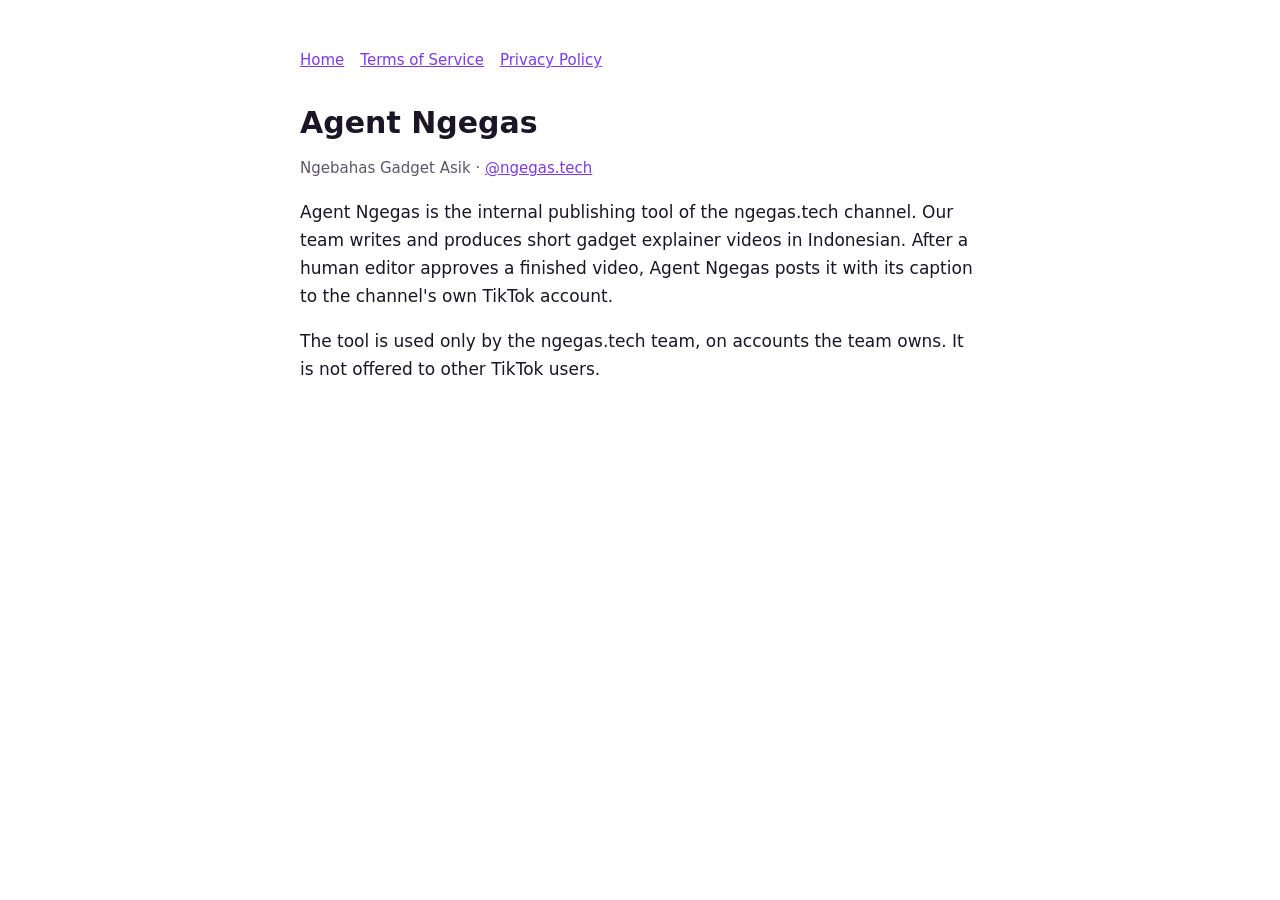
<file: index.html>
<!doctype html>
<html lang="en">
<head>
<meta charset="utf-8">
<meta name="viewport" content="width=device-width, initial-scale=1">
<title>Agent Ngegas</title>
<link rel="stylesheet" href="style.css">
</head>
<body>
<main>
<nav><a href="./">Home</a><a href="terms.html">Terms of Service</a><a href="privacy.html">Privacy Policy</a></nav>
<h1>Agent Ngegas</h1>
<p class="muted">Ngebahas Gadget Asik · <a href="https://www.tiktok.com/@ngegas.tech">@ngegas.tech</a></p>
<p>Agent Ngegas is the internal publishing tool of the ngegas.tech channel. Our team writes and produces short gadget explainer videos in Indonesian. After a human editor approves a finished video, Agent Ngegas posts it with its caption to the channel's own TikTok account.</p>
<p>The tool is used only by the ngegas.tech team, on accounts the team owns. It is not offered to other TikTok users.</p>
</main>
</body>
</html>
</file>
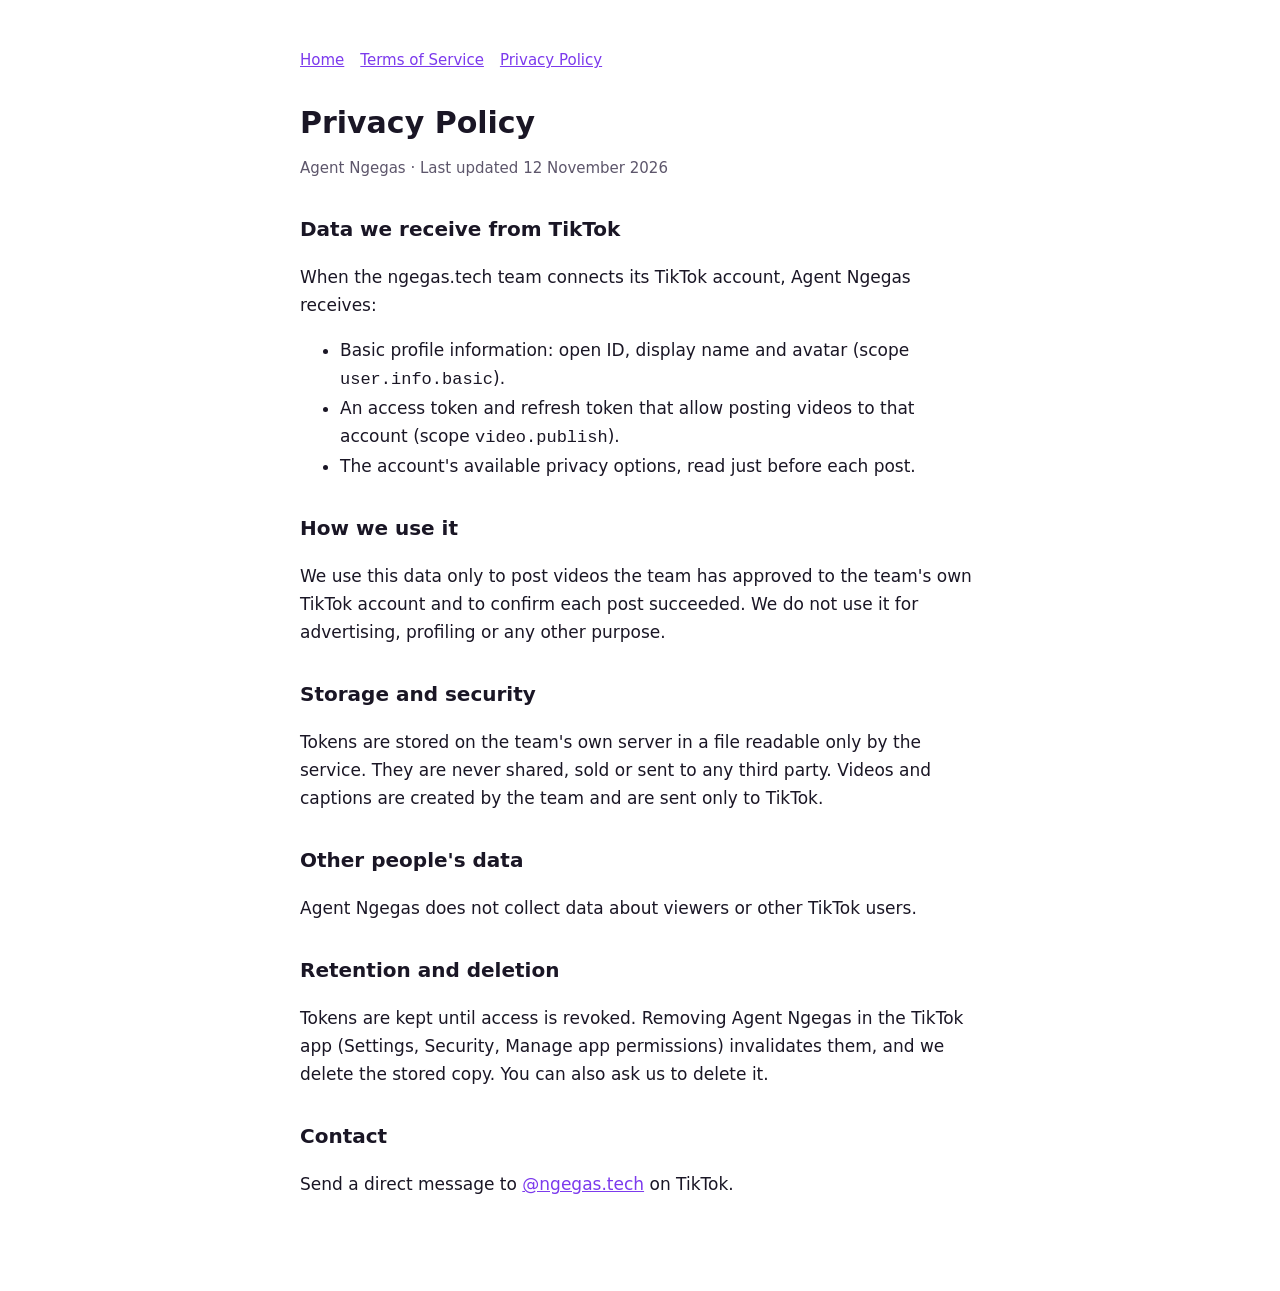
<file: privacy.html>
<!doctype html>
<html lang="en">
<head>
<meta charset="utf-8">
<meta name="viewport" content="width=device-width, initial-scale=1">
<title>Privacy Policy</title>
<link rel="stylesheet" href="style.css">
</head>
<body>
<main>
<nav><a href="./">Home</a><a href="terms.html">Terms of Service</a><a href="privacy.html">Privacy Policy</a></nav>
<h1>Privacy Policy</h1>
<p class="muted">Agent Ngegas · Last updated 12 November 2026</p>

<h2>Data we receive from TikTok</h2>
<p>When the ngegas.tech team connects its TikTok account, Agent Ngegas receives:</p>
<ul>
<li>Basic profile information: open ID, display name and avatar (scope <code>user.info.basic</code>).</li>
<li>An access token and refresh token that allow posting videos to that account (scope <code>video.publish</code>).</li>
<li>The account's available privacy options, read just before each post.</li>
</ul>

<h2>How we use it</h2>
<p>We use this data only to post videos the team has approved to the team's own TikTok account and to confirm each post succeeded. We do not use it for advertising, profiling or any other purpose.</p>

<h2>Storage and security</h2>
<p>Tokens are stored on the team's own server in a file readable only by the service. They are never shared, sold or sent to any third party. Videos and captions are created by the team and are sent only to TikTok.</p>

<h2>Other people's data</h2>
<p>Agent Ngegas does not collect data about viewers or other TikTok users.</p>

<h2>Retention and deletion</h2>
<p>Tokens are kept until access is revoked. Removing Agent Ngegas in the TikTok app (Settings, Security, Manage app permissions) invalidates them, and we delete the stored copy. You can also ask us to delete it.</p>

<h2>Contact</h2>
<p>Send a direct message to <a href="https://www.tiktok.com/@ngegas.tech">@ngegas.tech</a> on TikTok.</p>
</main>
</body>
</html>
</file>
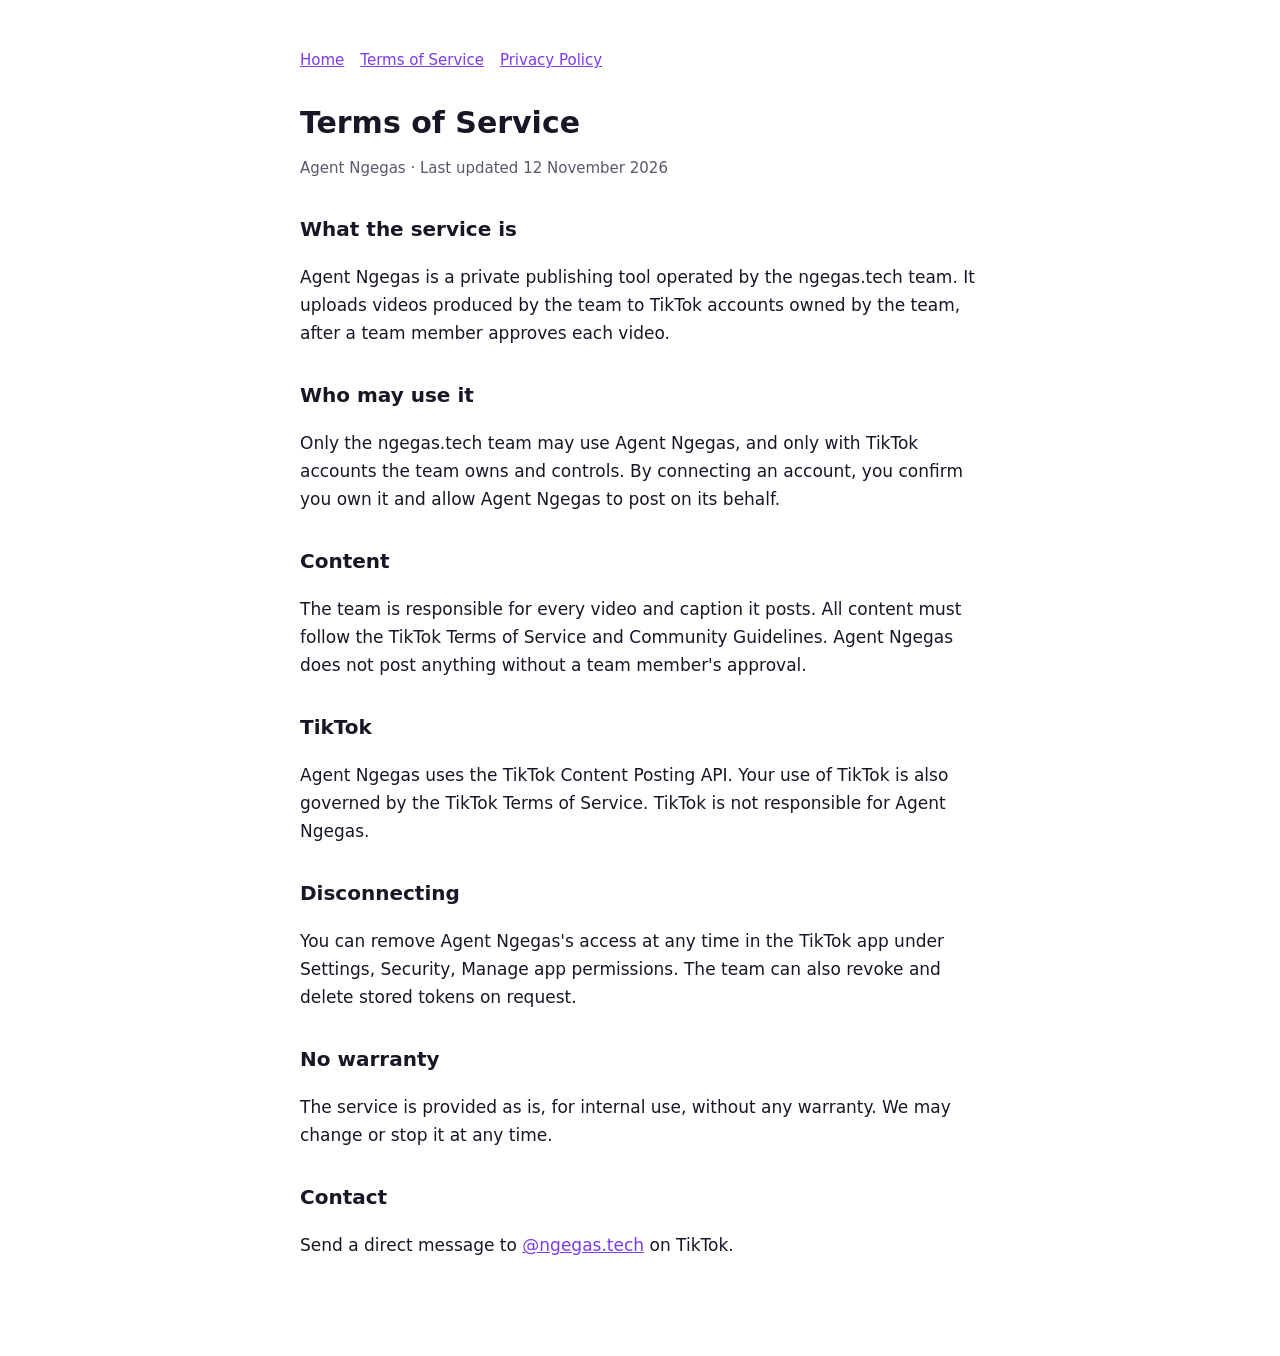
<file: terms.html>
<!doctype html>
<html lang="en">
<head>
<meta charset="utf-8">
<meta name="viewport" content="width=device-width, initial-scale=1">
<title>Terms of Service</title>
<link rel="stylesheet" href="style.css">
</head>
<body>
<main>
<nav><a href="./">Home</a><a href="terms.html">Terms of Service</a><a href="privacy.html">Privacy Policy</a></nav>
<h1>Terms of Service</h1>
<p class="muted">Agent Ngegas · Last updated 12 November 2026</p>

<h2>What the service is</h2>
<p>Agent Ngegas is a private publishing tool operated by the ngegas.tech team. It uploads videos produced by the team to TikTok accounts owned by the team, after a team member approves each video.</p>

<h2>Who may use it</h2>
<p>Only the ngegas.tech team may use Agent Ngegas, and only with TikTok accounts the team owns and controls. By connecting an account, you confirm you own it and allow Agent Ngegas to post on its behalf.</p>

<h2>Content</h2>
<p>The team is responsible for every video and caption it posts. All content must follow the TikTok Terms of Service and Community Guidelines. Agent Ngegas does not post anything without a team member's approval.</p>

<h2>TikTok</h2>
<p>Agent Ngegas uses the TikTok Content Posting API. Your use of TikTok is also governed by the TikTok Terms of Service. TikTok is not responsible for Agent Ngegas.</p>

<h2>Disconnecting</h2>
<p>You can remove Agent Ngegas's access at any time in the TikTok app under Settings, Security, Manage app permissions. The team can also revoke and delete stored tokens on request.</p>

<h2>No warranty</h2>
<p>The service is provided as is, for internal use, without any warranty. We may change or stop it at any time.</p>

<h2>Contact</h2>
<p>Send a direct message to <a href="https://www.tiktok.com/@ngegas.tech">@ngegas.tech</a> on TikTok.</p>
</main>
</body>
</html>
</file>
<file: style.css>
:root { --bg: #ffffff; --ink: #1a1625; --muted: #5d566b; --accent: #7c3aed; }
@media (prefers-color-scheme: dark) { :root { --bg: #14111b; --ink: #ece8f4; --muted: #a59fb3; --accent: #a78bfa; } }
body { margin: 0; background: var(--bg); color: var(--ink); font: 17px/1.65 system-ui, sans-serif; }
main { max-width: 680px; margin: 0 auto; padding: 48px 16px 80px; }
h1 { font-size: 30px; line-height: 1.2; margin: 0 0 4px; }
h2 { font-size: 20px; margin: 32px 0 8px; }
p, li { color: var(--ink); }
.muted { color: var(--muted); font-size: 15px; }
a { color: var(--accent); }
nav { display: flex; gap: 16px; margin-bottom: 32px; font-size: 15px; }
</file>
